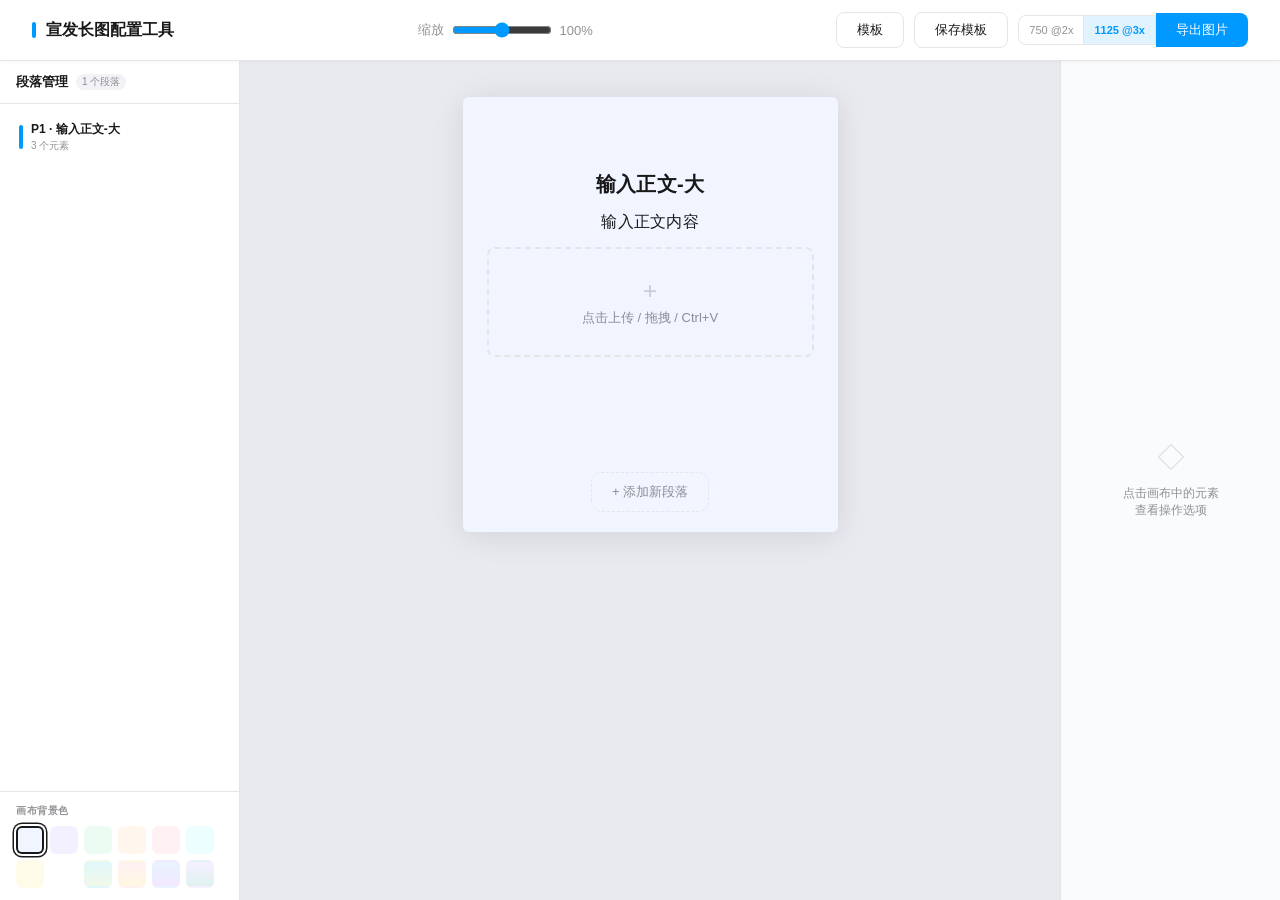
<file: 归档/index.html>
<!DOCTYPE html>
<html lang="zh-CN">
<head>
    <meta charset="UTF-8">
    <meta name="viewport" content="width=device-width, initial-scale=1.0">
    <title>公众号宣发长图配置工具</title>
    <script src="https://html2canvas.hertzen.com/dist/html2canvas.min.js"></script>
    <style>
        :root {
            --brand: #0099FF;
            --brand-light: rgba(0, 153, 255, 0.12);
            --bg: #F0F5FF;
            --text-primary: rgba(0, 0, 0, 0.90);
            --text-secondary: rgba(60, 60, 67, 0.56);
            --white: #FFFFFF;
            --border: #E5E5E7;
        }

        * { margin: 0; padding: 0; box-sizing: border-box; }

        body {
            font-family: 'PingFang SC', -apple-system, BlinkMacSystemFont, 'Segoe UI', sans-serif;
            background: #E8EAF0;
            color: var(--text-primary);
            min-height: 100vh;
        }

        /* ===== 顶部工具栏 ===== */
        .app-header {
            position: fixed;
            top: 0; left: 0; right: 0;
            z-index: 100;
            background: var(--white);
            border-bottom: 1px solid var(--border);
            padding: 12px 32px;
            display: flex;
            align-items: center;
            justify-content: space-between;
            box-shadow: 0 1px 4px rgba(0,0,0,0.04);
        }
        .app-header h1 {
            font-size: 16px; font-weight: 600;
            display: flex; align-items: center; gap: 10px;
        }
        .app-header h1::before {
            content: ''; width: 4px; height: 16px;
            background: var(--brand); border-radius: 2px;
        }
        .header-actions { display: flex; gap: 10px; align-items: center; }
        .export-group { display: flex; align-items: center; gap: 0; }
        .res-toggle {
            display: flex;
            border: 1px solid var(--border);
            border-radius: 8px 0 0 8px;
            overflow: hidden;
            background: var(--white);
        }
        .res-toggle-btn {
            padding: 8px 10px;
            border: none;
            background: transparent;
            font-size: 11px;
            font-weight: 500;
            font-family: inherit;
            cursor: pointer;
            color: var(--text-secondary);
            transition: all 0.15s;
            white-space: nowrap;
        }
        .res-toggle-btn + .res-toggle-btn { border-left: 1px solid var(--border); }
        .res-toggle-btn.active {
            background: var(--brand-light);
            color: var(--brand);
            font-weight: 600;
        }
        .res-toggle-btn:hover:not(.active) { background: #F8F9FB; }
        .export-group .btn-primary {
            border-radius: 0 8px 8px 0;
            border-left: none;
        }
        .header-center { display: flex; align-items: center; gap: 12px; }
        .scale-control {
            display: flex; align-items: center; gap: 8px;
            font-size: 13px; color: var(--text-secondary);
        }
        .scale-control input[type="range"] { width: 100px; accent-color: var(--brand); }

        /* ===== 画布区域 ===== */
        .canvas-area {
            padding-top: 57px;
            min-height: 100vh;
            display: flex; justify-content: center;
            padding-bottom: 80px; overflow: auto;
            padding-left: 260px;
            padding-right: 240px;
        }
        .canvas-scroll {
            padding: 40px 20px;
            display: flex; justify-content: center;
        }
        .canvas-wrapper {
            transform-origin: top center;
            transition: transform 0.2s;
        }
        .canvas {
            width: 375px;
            background: var(--bg);
            box-shadow: 0 4px 32px rgba(0,0,0,0.10);
            border-radius: 6px;
            overflow: visible;
            position: relative;
        }
        .canvas-inner {
            padding: 70px 24px 40px;
            min-height: 300px;
        }

        /* ===== 段落容器（Section） ===== */
        .cv-section {
            position: relative;
            padding: 4px 0;
            transition: all 0.15s;
            border-radius: 6px;
        }
        .cv-section + .cv-section {
            margin-top: 0;
        }

        /* 段落左侧视觉标记 - 编辑态 */
        .cv-section-marker {
            position: absolute;
            left: -20px;
            top: 0;
            bottom: 0;
            width: 3px;
            border-radius: 2px;
            opacity: 0;
            transition: opacity 0.2s;
        }
        .cv-section:hover .cv-section-marker,
        .cv-section.active .cv-section-marker {
            opacity: 1;
        }

        /* 段落编号标签 */
        .cv-section-label {
            position: absolute;
            left: -56px;
            top: 0;
            font-size: 11px;
            font-weight: 600;
            padding: 2px 8px;
            border-radius: 4px;
            white-space: nowrap;
            opacity: 0;
            transition: opacity 0.2s;
            pointer-events: none;
        }
        .cv-section:hover .cv-section-label,
        .cv-section.active .cv-section-label {
            opacity: 1;
        }

        /* 段落颜色交替 */
        .cv-section[data-color="blue"] .cv-section-marker { background: #0099FF; }
        .cv-section[data-color="blue"] .cv-section-label { background: rgba(0,153,255,0.1); color: #0099FF; }
        .cv-section[data-color="purple"] .cv-section-marker { background: #7B61FF; }
        .cv-section[data-color="purple"] .cv-section-label { background: rgba(123,97,255,0.1); color: #7B61FF; }
        .cv-section[data-color="green"] .cv-section-marker { background: #34C759; }
        .cv-section[data-color="green"] .cv-section-label { background: rgba(52,199,89,0.1); color: #34C759; }
        .cv-section[data-color="orange"] .cv-section-marker { background: #FF9500; }
        .cv-section[data-color="orange"] .cv-section-label { background: rgba(255,149,0,0.1); color: #FF9500; }
        .cv-section[data-color="pink"] .cv-section-marker { background: #FF2D55; }
        .cv-section[data-color="pink"] .cv-section-label { background: rgba(255,45,85,0.1); color: #FF2D55; }

        /* 段落悬浮时整体高亮 */
        .cv-section:hover {
            background: rgba(0, 153, 255, 0.02);
        }
        .cv-section.active {
            background: rgba(0, 153, 255, 0.03);
        }

        /* ===== 左侧全局操作面板 ===== */
        .global-panel {
            position: fixed;
            left: 0;
            top: 57px;
            width: 240px;
            height: calc(100vh - 57px);
            background: var(--white);
            border-right: 1px solid var(--border);
            z-index: 50;
            display: flex;
            flex-direction: column;
            overflow: hidden;
        }
        .global-panel-header {
            padding: 16px 16px 12px;
            border-bottom: 1px solid var(--border);
            display: flex;
            align-items: center;
            gap: 8px;
        }
        .global-panel-header h3 {
            font-size: 13px;
            font-weight: 600;
            color: var(--text-primary);
        }
        .global-panel-header .panel-badge {
            font-size: 10px;
            padding: 1px 6px;
            border-radius: 10px;
            background: #F2F2F7;
            color: var(--text-secondary);
            font-weight: 500;
        }
        .global-panel-list {
            flex: 1;
            overflow-y: auto;
            padding: 8px;
        }
        .global-panel-item {
            display: flex;
            align-items: center;
            padding: 8px 10px;
            border-radius: 8px;
            margin-bottom: 4px;
            cursor: pointer;
            transition: all 0.15s;
            border: 1.5px solid transparent;
            gap: 8px;
        }
        .global-panel-item:hover {
            background: #F8F9FB;
        }
        .global-panel-item.active {
            background: var(--brand-light);
            border-color: rgba(0,153,255,0.2);
        }
        .global-panel-item.hidden-section {
            opacity: 0.45;
        }
        .global-panel-item-color {
            width: 4px;
            height: 24px;
            border-radius: 2px;
            flex-shrink: 0;
        }
        .global-panel-item-info {
            flex: 1;
            min-width: 0;
        }
        .global-panel-item-title {
            font-size: 12px;
            font-weight: 600;
            color: var(--text-primary);
            white-space: nowrap;
            overflow: hidden;
            text-overflow: ellipsis;
        }
        .global-panel-item-desc {
            font-size: 10px;
            color: var(--text-secondary);
            white-space: nowrap;
            overflow: hidden;
            text-overflow: ellipsis;
            margin-top: 1px;
        }
        .global-panel-item-actions {
            display: flex;
            gap: 2px;
            flex-shrink: 0;
            opacity: 0;
            transition: opacity 0.15s;
        }
        .global-panel-item:hover .global-panel-item-actions,
        .global-panel-item.active .global-panel-item-actions {
            opacity: 1;
        }
        .gp-action-btn {
            display: flex;
            align-items: center;
            gap: 3px;
            padding: 3px 6px;
            border: none;
            background: transparent;
            border-radius: 4px;
            cursor: pointer;
            font-size: 10px;
            font-family: inherit;
            color: var(--text-secondary);
            transition: all 0.12s;
            white-space: nowrap;
        }
        .gp-action-btn:hover {
            background: #F2F2F7;
            color: var(--text-primary);
        }
        .gp-action-btn.delete-action:hover {
            background: rgba(255,59,48,0.08);
            color: #FF3B30;
        }
        .gp-action-btn .gp-icon {
            font-size: 12px;
            line-height: 1;
        }
        /* 全局背景色设置 */
        .global-panel-footer {
            padding: 12px 16px;
            border-top: 1px solid var(--border);
        }
        .global-panel-footer-title {
            font-size: 10px;
            font-weight: 600;
            text-transform: uppercase;
            letter-spacing: 0.5px;
            color: var(--text-secondary);
            margin-bottom: 8px;
        }
        .bg-color-grid {
            display: flex;
            flex-wrap: wrap;
            gap: 6px;
        }
        .bg-color-swatch {
            width: 28px;
            height: 28px;
            border-radius: 6px;
            border: 2px solid transparent;
            cursor: pointer;
            transition: all 0.15s;
            position: relative;
        }
        .bg-color-swatch:hover {
            transform: scale(1.1);
        }
        .bg-color-swatch.active {
            border-color: var(--text-primary);
            box-shadow: 0 0 0 2px var(--white), 0 0 0 3.5px var(--text-primary);
        }

        /* ===== 右侧局部操作面板 ===== */
        .local-panel {
            position: fixed;
            right: 0;
            top: 57px;
            width: 220px;
            height: calc(100vh - 57px);
            background: #FAFBFD;
            border-left: 1px solid var(--border);
            z-index: 50;
            display: flex;
            flex-direction: column;
            overflow: hidden;
        }
        .local-panel-empty {
            flex: 1;
            display: flex;
            align-items: center;
            justify-content: center;
            flex-direction: column;
            gap: 8px;
            color: var(--text-secondary);
            font-size: 12px;
            padding: 20px;
            text-align: center;
        }
        .local-panel-empty .empty-icon {
            font-size: 28px;
            opacity: 0.3;
        }
        .local-panel-header {
            padding: 16px 16px 12px;
            border-bottom: 1px solid var(--border);
        }
        .local-panel-header h3 {
            font-size: 13px;
            font-weight: 600;
            color: var(--text-primary);
            display: flex;
            align-items: center;
            gap: 6px;
        }
        .local-panel-header .el-type-tag {
            font-size: 10px;
            padding: 1px 6px;
            border-radius: 10px;
            background: var(--brand-light);
            color: var(--brand);
            font-weight: 500;
        }
        .local-panel-content {
            flex: 1;
            overflow-y: auto;
            padding: 12px 16px;
        }
        .local-panel-section {
            margin-bottom: 16px;
        }
        .local-panel-section-title {
            font-size: 10px;
            font-weight: 600;
            text-transform: uppercase;
            letter-spacing: 0.5px;
            color: var(--text-secondary);
            margin-bottom: 8px;
        }
        .lp-action-btn {
            display: flex;
            align-items: center;
            gap: 8px;
            width: 100%;
            padding: 8px 10px;
            border: 1px solid var(--border);
            background: var(--white);
            border-radius: 8px;
            cursor: pointer;
            font-size: 12px;
            font-family: inherit;
            color: var(--text-primary);
            transition: all 0.15s;
            margin-bottom: 6px;
        }
        .lp-action-btn:hover {
            border-color: var(--brand);
            color: var(--brand);
            background: var(--brand-light);
        }
        .lp-action-btn:disabled {
            opacity: 0.35;
            cursor: not-allowed;
        }
        .lp-action-btn:disabled:hover {
            border-color: var(--border);
            color: var(--text-primary);
            background: var(--white);
        }
        .lp-action-btn.delete-action {
            border-color: transparent;
            color: var(--text-secondary);
            background: transparent;
        }
        .lp-action-btn.delete-action:hover {
            border-color: rgba(255,59,48,0.2);
            background: rgba(255,59,48,0.06);
            color: #FF3B30;
        }
        .lp-action-btn .lp-icon {
            font-size: 14px;
            width: 20px;
            text-align: center;
            flex-shrink: 0;
            line-height: 1;
        }
        .lp-action-btn .lp-label {
            flex: 1;
            text-align: left;
        }
        /* 开关样式 */
        .lp-toggle {
            position: relative;
            width: 32px;
            height: 18px;
            border-radius: 9px;
            background: #E5E5EA;
            cursor: pointer;
            transition: background 0.2s;
            flex-shrink: 0;
            border: none;
        }
        .lp-toggle.active {
            background: var(--brand);
        }
        .lp-toggle::after {
            content: '';
            position: absolute;
            top: 2px;
            left: 2px;
            width: 14px;
            height: 14px;
            border-radius: 50%;
            background: var(--white);
            transition: transform 0.2s;
            box-shadow: 0 1px 3px rgba(0,0,0,0.15);
        }
        .lp-toggle.active::after {
            transform: translateX(14px);
        }

        /* ===== 段落内元素 ===== */
        .cv-element {
            position: relative;
            transition: outline 0.15s;
            outline: 2px solid transparent;
            outline-offset: 2px;
            border-radius: 3px;
        }
        .cv-element:hover {
            outline-color: rgba(0, 153, 255, 0.15);
        }
        .cv-element.selected {
            outline-color: rgba(0, 153, 255, 0.4);
        }

        /* 段落内元素间距（紧凑） */
        .cv-element + .cv-element {
            margin-top: 12px;
        }

        /* 元素级操作（已移至右侧面板） */

        /* ===== 文本样式 ===== */
        .cv-h1 {
            font-size: 20px; font-weight: 600;
            text-align: center; letter-spacing: 0.25px;
            line-height: 1.3; color: var(--text-primary);
        }
        .cv-subtitle-wrap {
            text-align: center;
        }
        .cv-subtitle-inner {
            display: inline-block;
        }
        .cv-subtitle {
            font-size: 24px; font-weight: 600;
            text-align: center; letter-spacing: 0.5px;
            line-height: 1.3; color: var(--text-primary);
        }
        .cv-subtitle-deco {
            position: relative;
            width: 100%;
            height: 14px;
            margin-top: 4px;
        }
        .cv-subtitle-deco-line-left,
        .cv-subtitle-deco-line-right {
            position: absolute;
            top: 6px;
            height: 2px;
            background: var(--brand);
        }
        .cv-subtitle-deco-line-left {
            left: 0;
            right: calc(50% + 12px);
        }
        .cv-subtitle-deco-line-right {
            left: calc(50% + 12px);
            right: 0;
        }
        .cv-subtitle-deco-arrow {
            position: absolute;
            left: 50%;
            top: 0;
            transform: translateX(-50%);
            width: 24px;
            height: 14px;
            line-height: 0;
        }
        .cv-subtitle-deco-arrow svg {
            display: block;
        }
        .cv-body {
            font-size: 16px; font-weight: 400;
            line-height: 1.6; text-align: center;
            letter-spacing: 0.25px; color: var(--text-primary);
        }
        .cv-note {
            font-size: 14px; font-weight: 400;
            line-height: 1.6; text-align: center;
            letter-spacing: 0.25px;
            color: rgba(60, 60, 67, 0.60);
        }
        .cv-highlight { color: var(--brand); font-weight: 600; }

        /* 图片区块 */
        .cv-image-block {
            text-align: center;
            display: flex;
            flex-direction: column;
            align-items: center;
        }
        .cv-image-block img {
            max-width: 100%;
            display: block;
            margin: 0 auto;
        }
        .cv-image-resize-slider {
            width: 120px;
            margin: 8px auto 0;
            display: flex;
            align-items: center;
            gap: 6px;
        }
        .cv-image-resize-slider input[type="range"] {
            flex: 1;
            height: 4px;
            -webkit-appearance: none;
            appearance: none;
            background: var(--border);
            border-radius: 2px;
            outline: none;
            cursor: pointer;
        }
        .cv-image-resize-slider input[type="range"]::-webkit-slider-thumb {
            -webkit-appearance: none;
            width: 14px;
            height: 14px;
            border-radius: 50%;
            background: var(--brand);
            cursor: pointer;
            box-shadow: 0 1px 3px rgba(0,0,0,0.2);
        }
        .cv-image-resize-slider .resize-label {
            font-size: 11px;
            color: var(--text-secondary);
            min-width: 32px;
            text-align: center;
            user-select: none;
        }

        /* 可编辑文本 */
        .cv-editable {
            cursor: text; min-height: 1em; position: relative;
        }
        .cv-editable:empty::before {
            content: attr(data-placeholder);
            color: var(--text-secondary);
            pointer-events: none; font-style: italic; opacity: 0.6;
        }
        .cv-editable:focus {
            outline: none;
            background: rgba(0, 153, 255, 0.04);
            border-radius: 4px;
        }

        /* ===== 段落内添加按钮 ===== */
        .add-element-btn {
            display: flex;
            align-items: center;
            justify-content: center;
            margin-top: 12px;
            padding: 6px 0;
            opacity: 0;
            transition: opacity 0.2s;
        }
        .cv-section:hover .add-element-btn {
            opacity: 1;
        }
        .add-element-btn button {
            padding: 4px 14px;
            border: 1px dashed var(--border);
            border-radius: 6px;
            background: transparent;
            cursor: pointer;
            font-size: 12px;
            font-family: inherit;
            color: var(--text-secondary);
            transition: all 0.15s;
        }
        .add-element-btn button:hover {
            border-color: var(--brand);
            color: var(--brand);
            background: var(--brand-light);
        }

        /* ===== 段落之间的添加按钮 ===== */
        .add-section-between {
            display: flex;
            align-items: center;
            justify-content: center;
            height: 24px;
            position: relative;
            z-index: 5;
        }
        .add-section-between .add-line {
            position: absolute; top: 50%; left: -12px; right: -12px;
            height: 1px; background: transparent; transition: background 0.2s;
        }
        .add-section-between:hover .add-line { background: var(--brand); opacity: 0.3; }
        .add-section-between .add-trigger {
            position: relative;
            width: 26px; height: 26px; border-radius: 50%;
            background: var(--white);
            border: 1.5px solid var(--border);
            color: var(--text-secondary);
            font-size: 16px; cursor: pointer;
            display: flex; align-items: center; justify-content: center;
            opacity: 0; transition: all 0.2s;
            box-shadow: 0 2px 6px rgba(0,0,0,0.08);
            z-index: 2;
        }
        .add-section-between:hover .add-trigger { opacity: 1; }
        .add-section-between .add-trigger:hover {
            background: var(--brand); color: var(--white);
            border-color: var(--brand); transform: scale(1.1);
        }

        /* 弹出菜单 */
        .add-menu {
            position: absolute;
            background: var(--white);
            border-radius: 12px;
            box-shadow: 0 8px 32px rgba(0,0,0,0.16);
            padding: 8px;
            display: none;
            z-index: 50;
            white-space: nowrap;
        }
        .add-menu.show { display: flex; gap: 6px; }
        .add-menu-item {
            display: flex;
            flex-direction: column;
            align-items: center;
            gap: 6px;
            padding: 8px 6px;
            border: 1.5px solid var(--border);
            background: var(--white);
            border-radius: 8px;
            cursor: pointer;
            transition: all 0.15s;
            width: 76px;
            font-family: inherit;
        }
        .add-menu-item:hover {
            border-color: var(--brand);
            background: var(--brand-light);
        }
        .add-menu-item:hover .add-menu-label { color: var(--brand); }
        .add-menu-thumb {
            width: 60px;
            height: 40px;
            border-radius: 4px;
            background: var(--bg);
            display: flex;
            align-items: center;
            justify-content: center;
            overflow: hidden;
            flex-shrink: 0;
        }
        .add-menu-label {
            font-size: 11px;
            color: var(--text-primary);
            font-weight: 500;
            white-space: nowrap;
            line-height: 1;
        }

        /* ===== 搜索引导组件 ===== */
        .cv-search-wrap {
            display: flex;
            flex-direction: column;
            align-items: center;
            gap: 10px;
            padding: 4px 0;
        }
        .cv-search-bar {
            display: inline-flex;
            align-items: center;
            background: #0099FF;
            border-radius: 100px;
            padding: 5px 5px 5px 5px;
            gap: 0;
            max-width: 100%;
        }
        .cv-search-logo {
            display: flex;
            align-items: center;
            justify-content: center;
            padding: 0 6px 0 8px;
            flex-shrink: 0;
        }
        .cv-search-logo svg {
            width: 46px;
            height: 19px;
        }
        .cv-search-input-wrap {
            display: flex;
            align-items: center;
            background: #FFFFFF;
            border-radius: 100px;
            padding: 6px 12px;
            gap: 6px;
            min-width: 80px;
        }
        .cv-search-text {
            font-size: 16px;
            font-family: 'PingFang SC', -apple-system, sans-serif;
            font-weight: 500;
            color: #1A1C1E;
            outline: none;
            border: none;
            white-space: nowrap;
            min-width: 30px;
            line-height: 1.5;
        }
        .cv-search-text:empty:before {
            content: attr(data-placeholder);
            color: #999;
        }
        .cv-search-icon {
            flex-shrink: 0;
            display: flex;
            align-items: center;
        }
        .cv-search-slogan {
            font-size: 14px;
            font-family: 'PingFang SC', -apple-system, sans-serif;
            font-weight: 400;
            color: rgba(0, 0, 0, 0.90);
            letter-spacing: 0.25px;
            text-align: center;
            outline: none;
            border: none;
            min-width: 60px;
            line-height: 1.5;
        }
        .cv-search-slogan:empty:before {
            content: attr(data-placeholder);
            color: #999;
        }

        /* 底部添加段落 */
        .canvas-add-bottom {
            padding: 20px 24px;
            display: flex; justify-content: center;
        }
        .add-bottom-btn {
            display: flex; align-items: center; gap: 6px;
            padding: 10px 20px;
            border: 1.5px dashed var(--border);
            border-radius: 10px;
            background: transparent; cursor: pointer;
            font-size: 13px; font-family: inherit;
            color: var(--text-secondary); transition: all 0.2s;
        }
        .add-bottom-btn:hover {
            border-color: var(--brand); color: var(--brand);
            background: var(--brand-light);
        }

        /* 图片占位区 */
        .cv-image-placeholder {
            border: 2px dashed var(--border);
            border-radius: 8px;
            padding: 28px 16px;
            text-align: center; cursor: pointer;
            transition: all 0.2s;
            color: var(--text-secondary); font-size: 13px;
        }
        .cv-image-placeholder:hover {
            border-color: var(--brand);
            background: var(--brand-light); color: var(--brand);
        }
        .cv-image-placeholder .upload-icon {
            font-size: 24px; margin-bottom: 4px; opacity: 0.4;
        }

        /* ===== 按钮通用 ===== */
        .btn-primary {
            padding: 8px 20px; background: var(--brand);
            color: var(--white); border: none; border-radius: 8px;
            font-size: 13px; font-weight: 500;
            cursor: pointer; font-family: inherit;
            transition: background 0.2s;
        }
        .btn-primary:hover { background: #0088E6; }
        .btn-secondary {
            padding: 8px 20px; background: var(--white);
            color: var(--text-primary);
            border: 1px solid var(--border); border-radius: 8px;
            font-size: 13px; font-weight: 500;
            cursor: pointer; font-family: inherit;
            transition: all 0.2s;
        }
        .btn-secondary:hover { border-color: var(--brand); color: var(--brand); }

        /* ===== 模板弹窗 ===== */
        .template-modal-overlay {
            display: none; position: fixed; inset: 0;
            background: rgba(0,0,0,0.3); z-index: 200;
            align-items: center; justify-content: center;
        }
        .template-modal-overlay.show { display: flex; }
        .template-modal {
            background: var(--white); border-radius: 16px;
            padding: 28px; width: 400px;
            max-height: 60vh; overflow-y: auto;
            box-shadow: 0 16px 48px rgba(0,0,0,0.2);
        }
        .template-modal h3 { font-size: 16px; margin-bottom: 16px; }
        .template-modal-list { display: flex; flex-direction: column; gap: 8px; }
        .template-modal-item {
            display: flex; align-items: center; justify-content: space-between;
            padding: 10px 14px; border: 1px solid var(--border);
            border-radius: 10px; cursor: pointer; transition: all 0.15s;
        }
        .template-modal-item:hover { border-color: var(--brand); background: var(--brand-light); }
        .template-modal-item .tpl-name { font-size: 14px; }
        .template-modal-item .tpl-del {
            font-size: 18px; color: #C7C7CC; cursor: pointer; padding: 4px;
        }
        .template-modal-item .tpl-del:hover { color: #FF3B30; }
        .template-modal-empty {
            text-align: center; padding: 24px;
            color: var(--text-secondary); font-size: 13px;
        }
        .template-modal-footer { margin-top: 16px; display: flex; justify-content: flex-end; }

        /* 导出遮罩 */
        .export-overlay {
            display: none; position: fixed; inset: 0;
            background: rgba(0,0,0,0.4); z-index: 1000;
            align-items: center; justify-content: center;
            flex-direction: column; gap: 16px;
        }
        .export-overlay.show { display: flex; }
        .export-overlay .spinner {
            width: 44px; height: 44px;
            border: 3px solid var(--white);
            border-top-color: var(--brand);
            border-radius: 50%; animation: spin 0.7s linear infinite;
        }
        .export-overlay .export-text { color: var(--white); font-size: 14px; }
        @keyframes spin { to { transform: rotate(360deg); } }

        /* 选中文本浮层 */
        .text-format-toolbar {
            position: fixed; z-index: 150;
            background: var(--white); border-radius: 10px;
            box-shadow: 0 4px 20px rgba(0,0,0,0.16);
            padding: 6px; display: none;
            align-items: center; gap: 2px;
        }
        .text-format-toolbar.show { display: flex; }
        .text-format-toolbar::after {
            content: ''; position: absolute;
            bottom: -6px; left: 50%; transform: translateX(-50%);
            width: 12px; height: 6px;
            clip-path: polygon(0 0, 100% 0, 50% 100%);
            background: var(--white);
        }
        .fmt-btn {
            width: 32px; height: 32px; border: none;
            background: transparent; border-radius: 6px;
            cursor: pointer; font-size: 14px;
            display: flex; align-items: center; justify-content: center;
            color: var(--text-primary); transition: background 0.15s;
        }
        .fmt-btn:hover { background: #F2F2F7; }
        .fmt-btn.active { background: var(--brand-light); color: var(--brand); }
        .fmt-btn-bold { font-weight: 800; font-size: 15px; }
        .fmt-divider { width: 1px; height: 20px; background: var(--border); margin: 0 2px; }
        .fmt-color-dot {
            width: 18px; height: 18px; border-radius: 50%;
            border: 2px solid var(--border); cursor: pointer;
            transition: transform 0.15s, border-color 0.15s;
        }
        .fmt-color-dot:hover { transform: scale(1.15); }
        .fmt-color-dot.active {
            border-color: var(--text-primary);
            box-shadow: 0 0 0 2px var(--white), 0 0 0 3px var(--text-primary);
        }
        .fmt-color-label {
            font-size: 11px; color: var(--text-secondary);
            padding: 0 4px; white-space: nowrap;
        }

        /* ===== 拖拽排序 ===== */
        .cv-section.dragging {
            opacity: 0.4;
            outline: 2px dashed var(--brand);
            outline-offset: -2px;
        }
        .cv-section.drag-over-top::before {
            content: '';
            position: absolute;
            top: -4px; left: -20px; right: -44px;
            height: 3px;
            background: var(--brand);
            border-radius: 2px;
            z-index: 20;
        }
        .cv-section.drag-over-bottom::after {
            content: '';
            position: absolute;
            bottom: -4px; left: -20px; right: -44px;
            height: 3px;
            background: var(--brand);
            border-radius: 2px;
            z-index: 20;
        }
        .cv-section-drag-handle {
            position: absolute;
            left: -52px;
            top: 50%;
            transform: translateY(-50%);
            width: 20px;
            height: 28px;
            display: flex;
            flex-direction: column;
            align-items: center;
            justify-content: center;
            gap: 2px;
            cursor: grab;
            opacity: 0;
            transition: opacity 0.2s;
            z-index: 10;
            border-radius: 4px;
        }
        .cv-section-drag-handle:active { cursor: grabbing; }
        .cv-section:hover .cv-section-drag-handle {
            opacity: 0.5;
        }
        .cv-section:hover .cv-section-drag-handle:hover {
            opacity: 1;
            background: var(--brand-light);
        }
        .cv-section-drag-handle .drag-dot {
            width: 4px; height: 4px;
            border-radius: 50%;
            background: var(--text-secondary);
        }

        /* ===== 隐藏元素样式 ===== */
        .cv-element.el-hidden {
            opacity: 0.3;
            position: relative;
        }
        .cv-element.el-hidden::after {
            content: '已隐藏';
            position: absolute;
            top: 50%;
            left: 50%;
            transform: translate(-50%, -50%);
            font-size: 11px;
            color: var(--text-secondary);
            background: rgba(255,255,255,0.85);
            padding: 2px 8px;
            border-radius: 4px;
            pointer-events: none;
        }
        .cv-section.section-hidden > .cv-element {
            opacity: 0.3;
        }

        /* Toast */
        .paste-toast {
            position: fixed; bottom: 24px; left: 50%;
            transform: translateX(-50%) translateY(100px);
            background: rgba(0,0,0,0.75); color: var(--white);
            padding: 10px 24px; border-radius: 8px;
            font-size: 13px; z-index: 300;
            transition: transform 0.3s ease; pointer-events: none;
        }
        .paste-toast.show { transform: translateX(-50%) translateY(0); }

        /* 滚动条 */
        ::-webkit-scrollbar { width: 6px; }
        ::-webkit-scrollbar-thumb { background: #D1D1D6; border-radius: 3px; }
    </style>
</head>
<body>
    <div class="app-header">
        <h1>宣发长图配置工具</h1>
        <div class="header-center">
            <div class="scale-control">
                <span>缩放</span>
                <input type="range" id="scaleRange" min="50" max="150" value="100">
                <span id="scaleValue">100%</span>
            </div>
        </div>
        <div class="header-actions">
            <button class="btn-secondary" id="templateBtn">模板</button>
            <button class="btn-secondary" id="saveTemplateBtn">保存模板</button>
            <div class="export-group">
                <div class="res-toggle">
                    <button class="res-toggle-btn" data-scale="2" id="res2x">750 @2x</button>
                    <button class="res-toggle-btn active" data-scale="3" id="res3x">1125 @3x</button>
                </div>
                <button class="btn-primary" id="exportBtn">导出图片</button>
            </div>
        </div>
    </div>

    <div class="canvas-area">
        <!-- 左侧全局面板 -->
        <div class="global-panel" id="globalPanel">
            <div class="global-panel-header">
                <h3>段落管理</h3>
                <span class="panel-badge" id="sectionCount">0 个段落</span>
            </div>
            <div class="global-panel-list" id="globalPanelList"></div>
            <div class="global-panel-footer">
                <div class="global-panel-footer-title">画布背景色</div>
                <div class="bg-color-grid" id="bgColorGrid"></div>
            </div>
        </div>

        <div class="canvas-scroll">
            <div class="canvas-wrapper" id="canvasWrapper">
                <div class="canvas" id="canvas">
                    <div class="canvas-inner" id="canvasInner"></div>
                    <div class="canvas-add-bottom">
                        <button class="add-bottom-btn" id="addBottomBtn">+ 添加新段落</button>
                    </div>
                </div>
            </div>
        </div>

        <!-- 右侧局部面板 -->
        <div class="local-panel" id="localPanel">
            <div class="local-panel-empty" id="localPanelEmpty">
                <div class="empty-icon">◇</div>
                <div>点击画布中的元素<br>查看操作选项</div>
            </div>
            <div id="localPanelContent" style="display:none;flex-direction:column;height:100%;"></div>
        </div>
    </div>

    <div class="add-menu" id="bottomAddMenu" style="position:fixed;z-index:999">
        <div class="add-menu-item" data-type="subtitle">
            <div class="add-menu-thumb">
                <svg width="48" height="28" viewBox="0 0 48 28" fill="none"><text x="24" y="12" text-anchor="middle" font-size="8" font-weight="700" fill="#1a1a1a">标题文字</text><line x1="4" y1="20" x2="16" y2="20" stroke="#0099FF" stroke-width="1.5"/><path d="M22 17L24 22L26 17" stroke="#0099FF" stroke-width="1.2" fill="none"/><line x1="32" y1="20" x2="44" y2="20" stroke="#0099FF" stroke-width="1.5"/></svg>
            </div>
            <span class="add-menu-label">模块标题</span>
        </div>
        <div class="add-menu-item" data-type="h1">
            <div class="add-menu-thumb">
                <svg width="48" height="28" viewBox="0 0 48 28" fill="none"><text x="24" y="16" text-anchor="middle" font-size="10" font-weight="600" fill="#1a1a1a">大字正文</text></svg>
            </div>
            <span class="add-menu-label">正文大字</span>
        </div>
        <div class="add-menu-item" data-type="body">
            <div class="add-menu-thumb">
                <svg width="48" height="28" viewBox="0 0 48 28" fill="none"><rect x="8" y="6" width="32" height="2" rx="1" fill="#999"/><rect x="10" y="12" width="28" height="2" rx="1" fill="#bbb"/><rect x="12" y="18" width="24" height="2" rx="1" fill="#ccc"/></svg>
            </div>
            <span class="add-menu-label">正文标准</span>
        </div>
        <div class="add-menu-item" data-type="note">
            <div class="add-menu-thumb">
                <svg width="48" height="28" viewBox="0 0 48 28" fill="none"><rect x="10" y="8" width="28" height="1.5" rx="0.75" fill="#bbb"/><rect x="14" y="14" width="20" height="1.5" rx="0.75" fill="#ccc"/><rect x="12" y="20" width="24" height="1.5" rx="0.75" fill="#ddd"/></svg>
            </div>
            <span class="add-menu-label">注释</span>
        </div>
        <div class="add-menu-item" data-type="image">
            <div class="add-menu-thumb">
                <svg width="48" height="28" viewBox="0 0 48 28" fill="none"><rect x="8" y="4" width="32" height="20" rx="3" stroke="#ccc" stroke-width="1.5" stroke-dasharray="3 2" fill="none"/><circle cx="18" cy="12" r="3" fill="#ddd"/><path d="M12 22L20 14L28 20L34 16L38 22" stroke="#ccc" stroke-width="1.2" fill="none"/></svg>
            </div>
            <span class="add-menu-label">图片模块</span>
        </div>
        <div class="add-menu-item" data-type="search">
            <div class="add-menu-thumb">
                <svg width="48" height="28" viewBox="0 0 48 28" fill="none"><rect x="6" y="6" width="36" height="12" rx="6" fill="#0099FF"/><rect x="16" y="8" width="24" height="8" rx="4" fill="#fff"/><circle cx="36" cy="12" r="2.5" stroke="#999" stroke-width="1" fill="none"/><line x1="37.5" y1="14" x2="39" y2="15.5" stroke="#999" stroke-width="1"/><text x="24" y="26" text-anchor="middle" font-size="5" fill="#999">slogan</text></svg>
            </div>
            <span class="add-menu-label">搜索引导</span>
        </div>
    </div>

    <div class="template-modal-overlay" id="templateModal">
        <div class="template-modal">
            <h3>已保存的模板</h3>
            <div class="template-modal-list" id="templateList"></div>
            <div class="template-modal-footer">
                <button class="btn-secondary" id="closeTemplateModal">关闭</button>
            </div>
        </div>
    </div>

    <div class="export-overlay" id="exportOverlay">
        <div class="spinner"></div>
        <div class="export-text">正在生成图片...</div>
    </div>

    <div class="paste-toast" id="pasteToast">图片已粘贴</div>

    <div class="text-format-toolbar" id="textFormatToolbar">
        <button class="fmt-btn fmt-btn-bold" id="fmtBold" title="加粗">B</button>
        <div class="fmt-divider"></div>
        <span class="fmt-color-label">颜色</span>
        <div class="fmt-color-dot" data-color="#0099FF" style="background:#0099FF;" title="QQ品牌蓝"></div>
        <div class="fmt-color-dot" data-color="#F74C30" style="background:#F74C30;" title="QQ警示红"></div>
        <div class="fmt-color-dot" data-color="inherit" style="background:var(--text-primary);" title="默认黑色"></div>
    </div>

    <script>
    (function() {
        // ===== 数据模型 =====
        // sections: [{id, hidden?, elements: [{id, type, content, richHtml?, imageData?, hidden?}]}]
        let sections = [];
        let sectionIdCounter = 0;
        let elementIdCounter = 0;
        let selectedElId = null;
        let activeSectionId = null;
        let templates = JSON.parse(localStorage.getItem('longimg_templates') || '[]');

        const SECTION_COLORS = ['blue', 'purple', 'green', 'orange', 'pink'];
        const COLOR_HEX = { blue: '#0099FF', purple: '#7B61FF', green: '#34C759', orange: '#FF9500', pink: '#FF2D55' };
        const TYPE_LABELS = { h1: '正文-大', subtitle: '模块标题', body: '正文', note: '注释', image: '图片', search: '搜索引导' };

        // 全局背景色预制色卡（淡色调 + 清新渐变）
        const BG_COLOR_PRESETS = [
            { name: '淡蓝', value: '#F0F5FF' },
            { name: '淡紫', value: '#F3F0FF' },
            { name: '淡绿', value: '#EDFCF2' },
            { name: '淡橙', value: '#FFF6ED' },
            { name: '淡粉', value: '#FFF0F3' },
            { name: '淡青', value: '#ECFEFF' },
            { name: '淡黄', value: '#FEFCE8' },
            { name: '纯白', value: '#FFFFFF' },
            { name: '薄荷渐变', value: 'linear-gradient(180deg, #E0F7FA 0%, #F1F8E9 100%)', gradient: true },
            { name: '蜜桃渐变', value: 'linear-gradient(180deg, #FFF0F3 0%, #FFF8E1 100%)', gradient: true },
            { name: '天空渐变', value: 'linear-gradient(180deg, #E8F4FD 0%, #F3E8FF 100%)', gradient: true },
            { name: '晨雾渐变', value: 'linear-gradient(180deg, #F5F0FF 0%, #E0F2F1 100%)', gradient: true },
        ];
        let currentBgColor = '#F0F5FF';
        let exportScale = 3; // 默认@3x

        // ===== 拖拽排序状态 =====
        const dragState = { dragSectionId: null };

        function clearDragIndicators() {
            document.querySelectorAll('.drag-over-top, .drag-over-bottom').forEach(el => {
                el.classList.remove('drag-over-top', 'drag-over-bottom');
            });
        }

        function reorderSection(draggedId, targetId, insertBefore) {
            const dragIdx = sections.findIndex(s => s.id === draggedId);
            if (dragIdx === -1) return;
            const [dragged] = sections.splice(dragIdx, 1);
            let targetIdx = sections.findIndex(s => s.id === targetId);
            if (targetIdx === -1) { sections.push(dragged); }
            else {
                if (!insertBefore) targetIdx++;
                sections.splice(targetIdx, 0, dragged);
            }
            render();
        }

        // ===== 获取段落摘要 =====
        function getSectionSummary(section) {
            for (const el of section.elements) {
                if ((el.type === 'h1' || el.type === 'subtitle' || el.type === 'body' || el.type === 'note') && el.content && el.content.trim()) {
                    const t = el.content.trim();
                    return t.length > 12 ? t.slice(0, 12) + '…' : t;
                }
            }
            return section.elements.map(e => TYPE_LABELS[e.type] || e.type).join(' + ');
        }

        // ===== 左侧全局面板渲染 =====
        function renderGlobalPanel() {
            const list = document.getElementById('globalPanelList');
            document.getElementById('sectionCount').textContent = sections.length + ' 个段落';
            if (sections.length === 0) {
                list.innerHTML = '<div style="text-align:center;padding:32px 12px;color:var(--text-secondary);font-size:12px;">暂无段落</div>';
                return;
            }
            list.innerHTML = '';
            sections.forEach((section, sIdx) => {
                const item = document.createElement('div');
                item.className = 'global-panel-item' + (section.id === activeSectionId ? ' active' : '') + (section.hidden ? ' hidden-section' : '');
                const colorName = SECTION_COLORS[sIdx % SECTION_COLORS.length];
                item.innerHTML = `
                    <div class="global-panel-item-color" style="background:${COLOR_HEX[colorName]}"></div>
                    <div class="global-panel-item-info">
                        <div class="global-panel-item-title">P${sIdx + 1} · ${getSectionSummary(section)}</div>
                        <div class="global-panel-item-desc">${section.elements.length} 个元素${section.hidden ? ' · 已隐藏' : ''}</div>
                    </div>
                    <div class="global-panel-item-actions">
                        <button class="gp-action-btn" data-act="up" ${sIdx === 0 ? 'disabled' : ''}><span class="gp-icon">↑</span></button>
                        <button class="gp-action-btn" data-act="down" ${sIdx === sections.length - 1 ? 'disabled' : ''}><span class="gp-icon">↓</span></button>
                        <button class="gp-action-btn" data-act="toggle"><span class="gp-icon">${section.hidden ? '◉' : '◎'}</span></button>
                        <button class="gp-action-btn delete-action" data-act="delete"><span class="gp-icon">✕</span></button>
                    </div>`;
                item.addEventListener('click', (e) => {
                    if (e.target.closest('.gp-action-btn')) return;
                    setActiveSection(section.id);
                    const sEl = document.querySelector(`.cv-section[data-section-id="${section.id}"]`);
                    if (sEl) sEl.scrollIntoView({ behavior: 'smooth', block: 'center' });
                    renderGlobalPanel(); renderLocalPanel();
                });
                item.querySelectorAll('.gp-action-btn').forEach(btn => {
                    btn.addEventListener('click', (e) => {
                        e.stopPropagation();
                        const act = btn.dataset.act;
                        if (act === 'up') handleSectionAction(section.id, 'section-up');
                        else if (act === 'down') handleSectionAction(section.id, 'section-down');
                        else if (act === 'toggle') { section.hidden = !section.hidden; render(); }
                        else if (act === 'delete') handleSectionAction(section.id, 'section-delete');
                    });
                });
                list.appendChild(item);
            });
        }

        // ===== 右侧局部面板渲染 =====
        function renderLocalPanel() {
            const empty = document.getElementById('localPanelEmpty');
            const content = document.getElementById('localPanelContent');
            let selectedSection = null, selectedEl = null;
            if (selectedElId) {
                for (const s of sections) {
                    const el = s.elements.find(e => e.id === selectedElId);
                    if (el) { selectedSection = s; selectedEl = el; break; }
                }
            }
            if (!selectedEl && activeSectionId) selectedSection = sections.find(s => s.id === activeSectionId);
            if (!selectedEl) { empty.style.display = 'flex'; content.style.display = 'none'; return; }
            empty.style.display = 'none'; content.style.display = 'flex';
            const eIdx = selectedSection.elements.indexOf(selectedEl);
            const isFirst = eIdx === 0, isLast = eIdx === selectedSection.elements.length - 1;
            content.innerHTML = `
                <div class="local-panel-header"><h3>元素操作 <span class="el-type-tag">${TYPE_LABELS[selectedEl.type] || selectedEl.type}</span></h3></div>
                <div class="local-panel-content">
                    <div class="local-panel-section">
                        <div class="local-panel-section-title">排序</div>
                        <button class="lp-action-btn" data-act="el-up" ${isFirst ? 'disabled' : ''}><span class="lp-icon">↑</span><span class="lp-label">上移元素</span></button>
                        <button class="lp-action-btn" data-act="el-down" ${isLast ? 'disabled' : ''}><span class="lp-icon">↓</span><span class="lp-label">下移元素</span></button>
                    </div>
                    <div class="local-panel-section">
                        <div class="local-panel-section-title">可见性</div>
                        <div style="display:flex;align-items:center;justify-content:space-between;padding:6px 10px;">
                            <span style="font-size:12px;color:var(--text-primary);display:flex;align-items:center;gap:6px;">
                                <span style="font-size:14px;">${selectedEl.hidden ? '◎' : '◉'}</span>${selectedEl.hidden ? '已隐藏' : '显示中'}
                            </span>
                            <button class="lp-toggle ${selectedEl.hidden ? '' : 'active'}" data-act="el-toggle"></button>
                        </div>
                    </div>
                    ${selectedEl.type === 'search' ? `
                    <div class="local-panel-section">
                        <div class="local-panel-section-title">搜索条主色</div>
                        <div style="display:flex;flex-wrap:wrap;gap:6px;padding:6px 10px;">
                            ${['#0099FF','#7B61FF','#34C759','#FF9500','#FF2D55','#1A1C1E','#FF6B6B','#4ECDC4','#45B7D1','#96CEB4','#FFEAA7','#DDA0DD'].map(c =>
                                `<div class="search-color-dot${(selectedEl.searchColor || '#0099FF') === c ? ' active' : ''}" data-color="${c}" style="width:24px;height:24px;border-radius:50%;background:${c};cursor:pointer;border:2px solid ${(selectedEl.searchColor || '#0099FF') === c ? 'var(--brand)' : 'transparent'};box-sizing:border-box;transition:border 0.15s;"></div>`
                            ).join('')}
                            <label class="search-color-dot" style="width:24px;height:24px;border-radius:50%;background:conic-gradient(red,yellow,lime,aqua,blue,magenta,red);cursor:pointer;display:flex;align-items:center;justify-content:center;position:relative;overflow:hidden;" title="自定义颜色">
                                <input type="color" value="${selectedEl.searchColor || '#0099FF'}" style="position:absolute;opacity:0;width:100%;height:100%;cursor:pointer;" class="search-color-custom">
                            </label>
                        </div>
                    </div>
                    ` : ''}
                    <div class="local-panel-section">
                        <div class="local-panel-section-title">操作</div>
                        <button class="lp-action-btn delete-action" data-act="el-delete"><span class="lp-icon">✕</span><span class="lp-label">删除元素</span></button>
                    </div>
                </div>`;
            content.querySelectorAll('.lp-action-btn, .lp-toggle').forEach(btn => {
                btn.addEventListener('click', (e) => {
                    e.stopPropagation();
                    const act = btn.dataset.act;
                    if (act === 'el-up' && eIdx > 0) { [selectedSection.elements[eIdx], selectedSection.elements[eIdx - 1]] = [selectedSection.elements[eIdx - 1], selectedSection.elements[eIdx]]; render(); }
                    else if (act === 'el-down' && !isLast) { [selectedSection.elements[eIdx], selectedSection.elements[eIdx + 1]] = [selectedSection.elements[eIdx + 1], selectedSection.elements[eIdx]]; render(); }
                    else if (act === 'el-toggle') { selectedEl.hidden = !selectedEl.hidden; render(); }
                    else if (act === 'el-delete') { removeElement(selectedSection.id, selectedEl.id); }
                });
            });
            // 搜索色块点击事件
            content.querySelectorAll('.search-color-dot[data-color]').forEach(dot => {
                dot.addEventListener('click', () => {
                    selectedEl.searchColor = dot.dataset.color;
                    render();
                });
            });
            const customColorInput = content.querySelector('.search-color-custom');
            if (customColorInput) {
                customColorInput.addEventListener('input', (e) => {
                    selectedEl.searchColor = e.target.value;
                    render();
                });
            }
        }

        // ===== 初始化默认内容 =====
        function initDefault() {
            sections = [
                {
                    id: ++sectionIdCounter,
                    elements: [
                        { id: ++elementIdCounter, type: 'h1', content: '输入正文-大' },
                        { id: ++elementIdCounter, type: 'body', content: '输入正文内容' },
                        { id: ++elementIdCounter, type: 'image', content: '', imageData: null },
                    ]
                },
            ];
            render();
        }

        // ===== 背景色网格渲染 =====
        function renderBgColorGrid() {
            const grid = document.getElementById('bgColorGrid');
            grid.innerHTML = '';
            BG_COLOR_PRESETS.forEach(preset => {
                const swatch = document.createElement('div');
                swatch.className = 'bg-color-swatch' + (currentBgColor === preset.value ? ' active' : '');
                swatch.style.background = preset.value;
                swatch.title = preset.name;
                swatch.addEventListener('click', () => {
                    currentBgColor = preset.value;
                    applyBgColor(preset.value);
                    renderBgColorGrid();
                });
                grid.appendChild(swatch);
            });
        }

        function applyBgColor(color) {
            const canvasEl = document.getElementById('canvas');
            if (color.startsWith('linear-gradient')) {
                canvasEl.style.background = color;
                document.documentElement.style.setProperty('--bg', '#F0F5FF');
            } else {
                canvasEl.style.background = color;
                document.documentElement.style.setProperty('--bg', color);
            }
        }

        // ===== 核心渲染 =====
        function render() {
            const container = document.getElementById('canvasInner');
            container.innerHTML = '';

            if (sections.length === 0) {
                container.innerHTML = `<div style="text-align:center;color:var(--text-secondary);padding:60px 0;font-size:14px;">
                    点击下方「+ 添加新段落」开始
                </div>`;
                renderGlobalPanel(); renderLocalPanel();
                return;
            }

            sections.forEach((section, sIdx) => {
                // 段落间添加按钮
                if (sIdx > 0) {
                    container.appendChild(createAddSectionBetween(sIdx));
                }

                const sectionEl = document.createElement('div');
                sectionEl.className = 'cv-section';
                sectionEl.dataset.sectionId = section.id;
                const colorIdx = sIdx % SECTION_COLORS.length;
                sectionEl.dataset.color = SECTION_COLORS[colorIdx];

                if (section.id === activeSectionId) sectionEl.classList.add('active');
                if (section.hidden) sectionEl.classList.add('section-hidden');

                // 左侧色条标记
                const marker = document.createElement('div');
                marker.className = 'cv-section-marker';
                sectionEl.appendChild(marker);

                // 段落编号标签
                const label = document.createElement('div');
                label.className = 'cv-section-label';
                label.textContent = `P${sIdx + 1}`;
                sectionEl.appendChild(label);

                // 拖拽手柄
                const dragHandle = document.createElement('div');
                dragHandle.className = 'cv-section-drag-handle';
                dragHandle.setAttribute('draggable', 'true');
                dragHandle.innerHTML = '<div class="drag-dot"></div><div class="drag-dot"></div><div class="drag-dot"></div><div class="drag-dot"></div><div class="drag-dot"></div><div class="drag-dot"></div>';
                dragHandle.addEventListener('dragstart', (e) => {
                    e.dataTransfer.effectAllowed = 'move';
                    e.dataTransfer.setData('text/plain', String(section.id));
                    sectionEl.classList.add('dragging');
                    dragState.dragSectionId = section.id;
                });
                dragHandle.addEventListener('dragend', () => {
                    sectionEl.classList.remove('dragging');
                    clearDragIndicators();
                    dragState.dragSectionId = null;
                });
                sectionEl.appendChild(dragHandle);

                // 段落拖拽目标处理
                sectionEl.addEventListener('dragover', (e) => {
                    if (!dragState.dragSectionId || dragState.dragSectionId === section.id) return;
                    e.preventDefault();
                    e.dataTransfer.dropEffect = 'move';
                    clearDragIndicators();
                    const rect = sectionEl.getBoundingClientRect();
                    const midY = rect.top + rect.height / 2;
                    if (e.clientY < midY) {
                        sectionEl.classList.add('drag-over-top');
                    } else {
                        sectionEl.classList.add('drag-over-bottom');
                    }
                });
                sectionEl.addEventListener('dragleave', () => {
                    sectionEl.classList.remove('drag-over-top', 'drag-over-bottom');
                });
                sectionEl.addEventListener('drop', (e) => {
                    e.preventDefault();
                    if (!dragState.dragSectionId || dragState.dragSectionId === section.id) return;
                    const rect = sectionEl.getBoundingClientRect();
                    const midY = rect.top + rect.height / 2;
                    const insertBefore = e.clientY < midY;
                    reorderSection(dragState.dragSectionId, section.id, insertBefore);
                    dragState.dragSectionId = null;
                    clearDragIndicators();
                });

                // 渲染段落内元素
                section.elements.forEach((el, eIdx) => {
                    const elWrap = document.createElement('div');
                    elWrap.className = 'cv-element';
                    elWrap.dataset.elId = el.id;
                    if (el.id === selectedElId) elWrap.classList.add('selected');
                    if (el.hidden) elWrap.classList.add('el-hidden');

                    // 渲染内容
                    switch (el.type) {
                        case 'h1': {
                            const textEl = document.createElement('div');
                            textEl.className = 'cv-h1 cv-editable';
                            textEl.contentEditable = 'true';
                            textEl.dataset.placeholder = '输入正文-大';
                            textEl.dataset.elId = el.id;
                            textEl.dataset.sectionId = section.id;
                            textEl.innerHTML = el.richHtml || renderTextContent(el.content);
                            textEl.addEventListener('input', () => syncText(section.id, el.id, textEl));
                            textEl.addEventListener('focus', () => { selectElement(el.id); setActiveSection(section.id); });
                            textEl.addEventListener('paste', handleTextPaste);
                            elWrap.appendChild(textEl);
                            break;
                        }
                        case 'body': {
                            const textEl = document.createElement('div');
                            textEl.className = 'cv-body cv-editable';
                            textEl.contentEditable = 'true';
                            textEl.dataset.placeholder = '输入正文内容';
                            textEl.dataset.elId = el.id;
                            textEl.dataset.sectionId = section.id;
                            textEl.innerHTML = el.richHtml || renderTextContent(el.content);
                            textEl.addEventListener('input', () => syncText(section.id, el.id, textEl));
                            textEl.addEventListener('focus', () => { selectElement(el.id); setActiveSection(section.id); });
                            textEl.addEventListener('paste', handleTextPaste);
                            elWrap.appendChild(textEl);
                            break;
                        }
                        case 'note': {
                            const textEl = document.createElement('div');
                            textEl.className = 'cv-note cv-editable';
                            textEl.contentEditable = 'true';
                            textEl.dataset.placeholder = '输入注释内容';
                            textEl.dataset.elId = el.id;
                            textEl.dataset.sectionId = section.id;
                            textEl.innerHTML = el.richHtml || renderTextContent(el.content);
                            textEl.addEventListener('input', () => syncText(section.id, el.id, textEl));
                            textEl.addEventListener('focus', () => { selectElement(el.id); setActiveSection(section.id); });
                            textEl.addEventListener('paste', handleTextPaste);
                            elWrap.appendChild(textEl);
                            break;
                        }
                        case 'subtitle': {
                            const wrap = document.createElement('div');
                            wrap.className = 'cv-subtitle-wrap';
                            const inner = document.createElement('div');
                            inner.className = 'cv-subtitle-inner';
                            const textEl = document.createElement('div');
                            textEl.className = 'cv-subtitle cv-editable';
                            textEl.contentEditable = 'true';
                            textEl.dataset.placeholder = '模块标题(≤6字)';
                            textEl.dataset.elId = el.id;
                            textEl.dataset.sectionId = section.id;
                            textEl.innerHTML = el.richHtml || renderTextContent(el.content);
                            textEl.addEventListener('input', () => {
                                const plain = textEl.textContent.replace(/\s/g, '');
                                if (plain.length > 6) {
                                    const sel = window.getSelection();
                                    const range = sel.rangeCount > 0 ? sel.getRangeAt(0) : null;
                                    textEl.textContent = plain.slice(0, 6);
                                    if (range) {
                                        const newRange = document.createRange();
                                        newRange.selectNodeContents(textEl);
                                        newRange.collapse(false);
                                        sel.removeAllRanges();
                                        sel.addRange(newRange);
                                    }
                                    showToast('模块标题最多6个字');
                                }
                                syncText(section.id, el.id, textEl);
                            });
                            textEl.addEventListener('focus', () => { selectElement(el.id); setActiveSection(section.id); });
                            textEl.addEventListener('paste', handleTextPaste);
                            inner.appendChild(textEl);
                            // 装饰线 — 与文字等宽
                            const deco = document.createElement('div');
                            deco.className = 'cv-subtitle-deco';
                            deco.innerHTML = `
                                <div class="cv-subtitle-deco-line-left"></div>
                                <div class="cv-subtitle-deco-arrow">
                                    <svg width="24" height="14" viewBox="0 0 24 14" fill="none" xmlns="http://www.w3.org/2000/svg">
                                        <path d="M0 0L12 14L24 0" stroke="#0099FF" stroke-width="2" fill="none"/>
                                    </svg>
                                </div>
                                <div class="cv-subtitle-deco-line-right"></div>
                            `;
                            inner.appendChild(deco);
                            wrap.appendChild(inner);
                            elWrap.appendChild(wrap);
                            break;
                        }
                        case 'image': {
                            if (el.imageData) {
                                const imgWrap = document.createElement('div');
                                imgWrap.className = 'cv-image-block';
                                const img = document.createElement('img');
                                img.src = el.imageData;
                                const imgScale = el.imageScale || 100;
                                img.style.width = imgScale + '%';
                                img.style.height = 'auto';
                                img.addEventListener('click', () => {
                                    selectElement(el.id);
                                    setActiveSection(section.id);
                                    triggerImageUpload(section.id, el.id);
                                });
                                imgWrap.appendChild(img);
                                // 拖拽滑块
                                const slider = document.createElement('div');
                                slider.className = 'cv-image-resize-slider';
                                slider.innerHTML = `<span class="resize-label" style="font-size:13px;">🖼</span><input type="range" min="10" max="100" value="${imgScale}"><span class="resize-label">${imgScale}%</span>`;
                                const rangeInput = slider.querySelector('input');
                                const labelSpan = slider.querySelectorAll('.resize-label')[1];
                                rangeInput.addEventListener('input', () => {
                                    const v = parseInt(rangeInput.value);
                                    img.style.width = v + '%';
                                    labelSpan.textContent = v + '%';
                                    el.imageScale = v;
                                });
                                rangeInput.addEventListener('click', (e) => e.stopPropagation());
                                imgWrap.appendChild(slider);
                                elWrap.appendChild(imgWrap);
                            } else {
                                const placeholder = document.createElement('div');
                                placeholder.className = 'cv-image-placeholder';
                                placeholder.innerHTML = `<div class="upload-icon">+</div><div>点击上传 / 拖拽 / Ctrl+V</div>`;
                                placeholder.addEventListener('click', () => {
                                    selectElement(el.id);
                                    setActiveSection(section.id);
                                    triggerImageUpload(section.id, el.id);
                                });
                                elWrap.appendChild(placeholder);
                            }
                            break;
                        }
                        case 'search': {
                            const searchColor = el.searchColor || '#0099FF';
                            const wrap = document.createElement('div');
                            wrap.className = 'cv-search-wrap';
                            // 搜索条
                            const bar = document.createElement('div');
                            bar.className = 'cv-search-bar';
                            bar.style.background = searchColor;
                            // QQ logo 区域
                            bar.innerHTML = `<div class="cv-search-logo"><img src="assets/CodeBubbyAssets/321_3659/1.svg" style="height:18px;margin-right:2px;"><img src="assets/CodeBubbyAssets/321_3659/2.svg" style="height:13px;"></div>`;
                            // 白色输入区
                            const inputWrap = document.createElement('div');
                            inputWrap.className = 'cv-search-input-wrap';
                            const searchText = document.createElement('div');
                            searchText.className = 'cv-search-text cv-editable';
                            searchText.contentEditable = 'true';
                            searchText.dataset.placeholder = '输入搜索词';
                            searchText.dataset.elId = el.id;
                            searchText.dataset.sectionId = section.id;
                            searchText.textContent = el.content || '';
                            searchText.addEventListener('input', () => {
                                const s = sections.find(ss => ss.id === section.id);
                                if (!s) return;
                                const e2 = s.elements.find(ee => ee.id === el.id);
                                if (e2) e2.content = searchText.textContent;
                                renderGlobalPanel();
                            });
                            searchText.addEventListener('focus', () => { selectElement(el.id); setActiveSection(section.id); });
                            searchText.addEventListener('paste', handleTextPaste);
                            // 搜索图标
                            const searchIcon = document.createElement('div');
                            searchIcon.className = 'cv-search-icon';
                            searchIcon.innerHTML = `<img src="assets/CodeBubbyAssets/321_3659/3.svg" style="width:20px;height:20px;">`;
                            inputWrap.appendChild(searchText);
                            inputWrap.appendChild(searchIcon);
                            bar.appendChild(inputWrap);
                            wrap.appendChild(bar);
                            // slogan
                            const slogan = document.createElement('div');
                            slogan.className = 'cv-search-slogan cv-editable';
                            slogan.contentEditable = 'true';
                            slogan.dataset.placeholder = '输入slogan';
                            slogan.dataset.elId = el.id;
                            slogan.dataset.sectionId = section.id;
                            slogan.textContent = el.slogan || '';
                            slogan.addEventListener('input', () => {
                                const s = sections.find(ss => ss.id === section.id);
                                if (!s) return;
                                const e2 = s.elements.find(ee => ee.id === el.id);
                                if (e2) e2.slogan = slogan.textContent;
                            });
                            slogan.addEventListener('focus', () => { selectElement(el.id); setActiveSection(section.id); });
                            slogan.addEventListener('paste', handleTextPaste);
                            wrap.appendChild(slogan);
                            elWrap.appendChild(wrap);
                            break;
                        }
                    }

                    elWrap.addEventListener('click', (e) => {
                        selectElement(el.id);
                        setActiveSection(section.id);
                    });

                    sectionEl.appendChild(elWrap);
                });

                // 段落内添加元素按钮
                const addElBtn = document.createElement('div');
                addElBtn.className = 'add-element-btn';
                addElBtn.innerHTML = `<button>+ 添加内容</button>`;
                addElBtn.querySelector('button').addEventListener('click', (e) => {
                    e.stopPropagation();
                    showAddElementMenu(e.currentTarget, section.id);
                });
                sectionEl.appendChild(addElBtn);

                sectionEl.addEventListener('click', (e) => {
                    if (e.target === sectionEl) {
                        setActiveSection(section.id);
                    }
                });

                container.appendChild(sectionEl);
            });

            renderGlobalPanel();
            renderLocalPanel();
        }

        // ===== 文本渲染 =====
        function renderTextContent(content) {
            if (!content) return '';
            let html = escapeHtml(content);
            html = html.replace(/\n/g, '<br>');
            html = html.replace(/\[([^\]]+)\]/g, '<span class="cv-highlight">$1</span>');
            return html;
        }

        function syncText(sectionId, elId, domEl) {
            const section = sections.find(s => s.id === sectionId);
            if (!section) return;
            const el = section.elements.find(e => e.id === elId);
            if (!el) return;
            el.richHtml = domEl.innerHTML;
            let text = '';
            function walk(node) {
                if (node.nodeType === Node.TEXT_NODE) text += node.textContent;
                else if (node.nodeName === 'BR') text += '\n';
                else if (node.nodeName === 'DIV' || node.nodeName === 'P') {
                    if (text.length > 0 && !text.endsWith('\n')) text += '\n';
                    node.childNodes.forEach(walk);
                } else { node.childNodes.forEach(walk); }
            }
            domEl.childNodes.forEach(walk);
            el.content = text;
            renderGlobalPanel();
        }

        function handleTextPaste(e) {
            // 检查是否有图片
            const items = e.clipboardData && e.clipboardData.items;
            if (items) {
                for (let i = 0; i < items.length; i++) {
                    if (items[i].type.startsWith('image/')) {
                        // 有图片，不阻止，让全局paste处理
                        return;
                    }
                }
            }
            e.preventDefault();
            const text = e.clipboardData.getData('text/plain');
            document.execCommand('insertText', false, text);
        }

        // ===== 选中 =====
        function selectElement(id) {
            selectedElId = id;
            document.querySelectorAll('.cv-element').forEach(el => {
                el.classList.toggle('selected', parseInt(el.dataset.elId) === id);
            });
            renderLocalPanel();
        }

        function setActiveSection(id) {
            activeSectionId = id;
            document.querySelectorAll('.cv-section').forEach(el => {
                el.classList.toggle('active', parseInt(el.dataset.sectionId) === id);
            });
            renderGlobalPanel();
        }

        // ===== 段落操作 =====
        function handleSectionAction(sectionId, action) {
            const idx = sections.findIndex(s => s.id === sectionId);
            if (action === 'section-up' && idx > 0) {
                [sections[idx], sections[idx - 1]] = [sections[idx - 1], sections[idx]];
            } else if (action === 'section-down' && idx < sections.length - 1) {
                [sections[idx], sections[idx + 1]] = [sections[idx + 1], sections[idx]];
            } else if (action === 'section-delete') {
                sections.splice(idx, 1);
                if (activeSectionId === sectionId) { activeSectionId = null; selectedElId = null; }
            }
            render();
        }

        function addSection(insertIdx, firstElementType) {
            const newEl = { id: ++elementIdCounter, type: firstElementType || 'h1', content: '' };
            if (firstElementType === 'image') newEl.imageData = null;
            if (firstElementType === 'subtitle') newEl.content = '输入模块标题';
            if (firstElementType === 'search') { newEl.content = '脑洞秀'; newEl.slogan = '一句话和好友共演脑洞大片'; newEl.searchColor = '#0099FF'; }
            const newSection = { id: ++sectionIdCounter, elements: [newEl] };
            if (insertIdx === undefined || insertIdx >= sections.length) {
                sections.push(newSection);
            } else {
                sections.splice(insertIdx, 0, newSection);
            }
            activeSectionId = newSection.id;
            selectedElId = newEl.id;
            render();
            setTimeout(() => {
                const el = document.querySelector(`.cv-element[data-el-id="${newEl.id}"] .cv-editable`);
                if (el) el.focus();
            }, 50);
        }

        // ===== 元素操作 =====
        function addElementToSection(sectionId, type) {
            const section = sections.find(s => s.id === sectionId);
            if (!section) return;
            const newEl = { id: ++elementIdCounter, type, content: '' };
            if (type === 'image') newEl.imageData = null;
            if (type === 'subtitle') newEl.content = '输入模块标题';
            if (type === 'search') { newEl.content = '脑洞秀'; newEl.slogan = '一句话和好友共演脑洞大片'; newEl.searchColor = '#0099FF'; }
            section.elements.push(newEl);
            selectedElId = newEl.id;
            render();
            setTimeout(() => {
                const el = document.querySelector(`.cv-element[data-el-id="${newEl.id}"] .cv-editable`);
                if (el) el.focus();
            }, 50);
        }

        function removeElement(sectionId, elId) {
            const section = sections.find(s => s.id === sectionId);
            if (!section) return;
            section.elements = section.elements.filter(e => e.id !== elId);
            if (section.elements.length === 0) {
                sections = sections.filter(s => s.id !== sectionId);
            }
            if (selectedElId === elId) selectedElId = null;
            render();
        }

        // ===== 段落之间添加按钮 =====
        function createAddSectionBetween(insertIdx) {
            const wrapper = document.createElement('div');
            wrapper.className = 'add-section-between';
            const line = document.createElement('div');
            line.className = 'add-line';
            wrapper.appendChild(line);
            const trigger = document.createElement('button');
            trigger.className = 'add-trigger';
            trigger.textContent = '+';
            trigger.addEventListener('click', (e) => {
                e.stopPropagation();
                showAddSectionMenu(e.currentTarget, insertIdx);
            });
            wrapper.appendChild(trigger);
            return wrapper;
        }

        function showAddSectionMenu(anchorEl, insertIdx) {
            closeAllMenus();
            const menu = document.createElement('div');
            menu.className = 'add-menu show';
            menu.innerHTML = `
                <div class="add-menu-item" data-type="subtitle">
                    <div class="add-menu-thumb"><svg width="48" height="28" viewBox="0 0 48 28" fill="none"><text x="24" y="12" text-anchor="middle" font-size="8" font-weight="700" fill="#1a1a1a">标题文字</text><line x1="4" y1="20" x2="16" y2="20" stroke="#0099FF" stroke-width="1.5"/><path d="M22 17L24 22L26 17" stroke="#0099FF" stroke-width="1.2" fill="none"/><line x1="32" y1="20" x2="44" y2="20" stroke="#0099FF" stroke-width="1.5"/></svg></div>
                    <span class="add-menu-label">模块标题</span>
                </div>
                <div class="add-menu-item" data-type="h1">
                    <div class="add-menu-thumb"><svg width="48" height="28" viewBox="0 0 48 28" fill="none"><text x="24" y="16" text-anchor="middle" font-size="10" font-weight="600" fill="#1a1a1a">大字正文</text></svg></div>
                    <span class="add-menu-label">正文大字</span>
                </div>
                <div class="add-menu-item" data-type="body">
                    <div class="add-menu-thumb"><svg width="48" height="28" viewBox="0 0 48 28" fill="none"><rect x="8" y="6" width="32" height="2" rx="1" fill="#999"/><rect x="10" y="12" width="28" height="2" rx="1" fill="#bbb"/><rect x="12" y="18" width="24" height="2" rx="1" fill="#ccc"/></svg></div>
                    <span class="add-menu-label">正文标准</span>
                </div>
                <div class="add-menu-item" data-type="note">
                    <div class="add-menu-thumb"><svg width="48" height="28" viewBox="0 0 48 28" fill="none"><rect x="10" y="8" width="28" height="1.5" rx="0.75" fill="#bbb"/><rect x="14" y="14" width="20" height="1.5" rx="0.75" fill="#ccc"/><rect x="12" y="20" width="24" height="1.5" rx="0.75" fill="#ddd"/></svg></div>
                    <span class="add-menu-label">注释</span>
                </div>
                <div class="add-menu-item" data-type="image">
                    <div class="add-menu-thumb"><svg width="48" height="28" viewBox="0 0 48 28" fill="none"><rect x="8" y="4" width="32" height="20" rx="3" stroke="#ccc" stroke-width="1.5" stroke-dasharray="3 2" fill="none"/><circle cx="18" cy="12" r="3" fill="#ddd"/><path d="M12 22L20 14L28 20L34 16L38 22" stroke="#ccc" stroke-width="1.2" fill="none"/></svg></div>
                    <span class="add-menu-label">图片模块</span>
                </div>
                <div class="add-menu-item" data-type="search">
                    <div class="add-menu-thumb"><svg width="48" height="28" viewBox="0 0 48 28" fill="none"><rect x="6" y="6" width="36" height="12" rx="6" fill="#0099FF"/><rect x="16" y="8" width="24" height="8" rx="4" fill="#fff"/><circle cx="36" cy="12" r="2.5" stroke="#999" stroke-width="1" fill="none"/><line x1="37.5" y1="14" x2="39" y2="15.5" stroke="#999" stroke-width="1"/><text x="24" y="26" text-anchor="middle" font-size="5" fill="#999">slogan</text></svg></div>
                    <span class="add-menu-label">搜索引导</span>
                </div>
            `;
            menu.querySelectorAll('.add-menu-item').forEach(btn => {
                btn.addEventListener('click', (e) => {
                    e.stopPropagation();
                    addSection(insertIdx, btn.dataset.type);
                    menu.remove();
                });
            });
            anchorEl.parentElement.appendChild(menu);
            menu.style.position = 'absolute';
            menu.style.top = '50%';
            menu.style.left = '50%';
            menu.style.transform = 'translate(-50%, -50%)';
            setTimeout(() => {
                document.addEventListener('click', function closer() {
                    menu.remove();
                    document.removeEventListener('click', closer);
                }, { once: true });
            }, 0);
        }

        function showAddElementMenu(anchorEl, sectionId) {
            closeAllMenus();
            const menu = document.createElement('div');
            menu.className = 'add-menu show';
            menu.innerHTML = `
                <div class="add-menu-item" data-type="subtitle">
                    <div class="add-menu-thumb"><svg width="48" height="28" viewBox="0 0 48 28" fill="none"><text x="24" y="12" text-anchor="middle" font-size="8" font-weight="700" fill="#1a1a1a">标题文字</text><line x1="4" y1="20" x2="16" y2="20" stroke="#0099FF" stroke-width="1.5"/><path d="M22 17L24 22L26 17" stroke="#0099FF" stroke-width="1.2" fill="none"/><line x1="32" y1="20" x2="44" y2="20" stroke="#0099FF" stroke-width="1.5"/></svg></div>
                    <span class="add-menu-label">模块标题</span>
                </div>
                <div class="add-menu-item" data-type="h1">
                    <div class="add-menu-thumb"><svg width="48" height="28" viewBox="0 0 48 28" fill="none"><text x="24" y="16" text-anchor="middle" font-size="10" font-weight="600" fill="#1a1a1a">大字正文</text></svg></div>
                    <span class="add-menu-label">正文大字</span>
                </div>
                <div class="add-menu-item" data-type="body">
                    <div class="add-menu-thumb"><svg width="48" height="28" viewBox="0 0 48 28" fill="none"><rect x="8" y="6" width="32" height="2" rx="1" fill="#999"/><rect x="10" y="12" width="28" height="2" rx="1" fill="#bbb"/><rect x="12" y="18" width="24" height="2" rx="1" fill="#ccc"/></svg></div>
                    <span class="add-menu-label">正文标准</span>
                </div>
                <div class="add-menu-item" data-type="note">
                    <div class="add-menu-thumb"><svg width="48" height="28" viewBox="0 0 48 28" fill="none"><rect x="10" y="8" width="28" height="1.5" rx="0.75" fill="#bbb"/><rect x="14" y="14" width="20" height="1.5" rx="0.75" fill="#ccc"/><rect x="12" y="20" width="24" height="1.5" rx="0.75" fill="#ddd"/></svg></div>
                    <span class="add-menu-label">注释</span>
                </div>
                <div class="add-menu-item" data-type="image">
                    <div class="add-menu-thumb"><svg width="48" height="28" viewBox="0 0 48 28" fill="none"><rect x="8" y="4" width="32" height="20" rx="3" stroke="#ccc" stroke-width="1.5" stroke-dasharray="3 2" fill="none"/><circle cx="18" cy="12" r="3" fill="#ddd"/><path d="M12 22L20 14L28 20L34 16L38 22" stroke="#ccc" stroke-width="1.2" fill="none"/></svg></div>
                    <span class="add-menu-label">图片模块</span>
                </div>
                <div class="add-menu-item" data-type="search">
                    <div class="add-menu-thumb"><svg width="48" height="28" viewBox="0 0 48 28" fill="none"><rect x="6" y="6" width="36" height="12" rx="6" fill="#0099FF"/><rect x="16" y="8" width="24" height="8" rx="4" fill="#fff"/><circle cx="36" cy="12" r="2.5" stroke="#999" stroke-width="1" fill="none"/><line x1="37.5" y1="14" x2="39" y2="15.5" stroke="#999" stroke-width="1"/><text x="24" y="26" text-anchor="middle" font-size="5" fill="#999">slogan</text></svg></div>
                    <span class="add-menu-label">搜索引导</span>
                </div>
            `;
            menu.querySelectorAll('.add-menu-item').forEach(btn => {
                btn.addEventListener('click', (e) => {
                    e.stopPropagation();
                    addElementToSection(sectionId, btn.dataset.type);
                    menu.remove();
                });
            });
            const rect = anchorEl.getBoundingClientRect();
            const parentRect = anchorEl.closest('.cv-section').getBoundingClientRect();
            menu.style.position = 'absolute';
            menu.style.bottom = '30px';
            menu.style.left = '50%';
            menu.style.transform = 'translateX(-50%)';
            anchorEl.parentElement.style.position = 'relative';
            anchorEl.parentElement.appendChild(menu);
            setTimeout(() => {
                document.addEventListener('click', function closer() {
                    menu.remove();
                    document.removeEventListener('click', closer);
                }, { once: true });
            }, 0);
        }

        function closeAllMenus() {
            document.querySelectorAll('.add-menu.show').forEach(m => m.remove());
        }

        // ===== 图片上传 =====
        function triggerImageUpload(sectionId, elId) {
            const input = document.createElement('input');
            input.type = 'file';
            input.accept = 'image/*';
            input.addEventListener('change', (e) => {
                if (e.target.files.length) loadImageFile(sectionId, elId, e.target.files[0]);
            });
            input.click();
        }

        function loadImageFile(sectionId, elId, file) {
            if (!file.type.startsWith('image/')) return;
            const reader = new FileReader();
            reader.onload = (e) => {
                for (const s of sections) {
                    const el = s.elements.find(el => el.id === elId);
                    if (el) { el.imageData = e.target.result; break; }
                }
                render();
            };
            reader.readAsDataURL(file);
        }

        // ===== 全局 Ctrl+V 粘贴图片 =====
        document.addEventListener('paste', (e) => {
            const items = e.clipboardData && e.clipboardData.items;
            if (!items) return;
            for (let i = 0; i < items.length; i++) {
                if (items[i].type.startsWith('image/')) {
                    e.preventDefault();
                    const file = items[i].getAsFile();
                    if (!file) return;
                    // 查找选中的图片元素
                    if (selectedElId) {
                        for (const s of sections) {
                            const el = s.elements.find(e => e.id === selectedElId);
                            if (el && el.type === 'image') {
                                loadImageFile(s.id, selectedElId, file);
                                showToast('图片已粘贴');
                                return;
                            }
                        }
                    }
                    // 否则在最后一个段落追加图片，或新建段落
                    if (sections.length > 0 && activeSectionId) {
                        const section = sections.find(s => s.id === activeSectionId);
                        if (section) {
                            const newEl = { id: ++elementIdCounter, type: 'image', content: '', imageData: null };
                            section.elements.push(newEl);
                            selectedElId = newEl.id;
                            const reader2 = new FileReader();
                            reader2.onload = (ev) => { newEl.imageData = ev.target.result; render(); };
                            reader2.readAsDataURL(file);
                            showToast('图片已粘贴');
                            return;
                        }
                    }
                    // 新建段落
                    const newEl = { id: ++elementIdCounter, type: 'image', content: '', imageData: null };
                    const newSection = { id: ++sectionIdCounter, elements: [newEl] };
                    sections.push(newSection);
                    selectedElId = newEl.id;
                    activeSectionId = newSection.id;
                    const reader3 = new FileReader();
                    reader3.onload = (ev) => { newEl.imageData = ev.target.result; render(); };
                    reader3.readAsDataURL(file);
                    showToast('图片已粘贴');
                    return;
                }
            }
        });

        function showToast(msg) {
            const toast = document.getElementById('pasteToast');
            toast.textContent = msg;
            toast.classList.add('show');
            setTimeout(() => toast.classList.remove('show'), 2000);
        }

        // ===== 拖拽图片 =====
        document.getElementById('canvas').addEventListener('dragover', (e) => e.preventDefault());
        document.getElementById('canvas').addEventListener('drop', (e) => {
            e.preventDefault();
            const files = e.dataTransfer.files;
            if (!files.length) return;
            const file = files[0];
            if (!file.type.startsWith('image/')) return;
            if (selectedElId) {
                for (const s of sections) {
                    const el = s.elements.find(e => e.id === selectedElId);
                    if (el && el.type === 'image') {
                        loadImageFile(s.id, selectedElId, file);
                        return;
                    }
                }
            }
            const newEl = { id: ++elementIdCounter, type: 'image', content: '', imageData: null };
            const newSection = { id: ++sectionIdCounter, elements: [newEl] };
            sections.push(newSection);
            selectedElId = newEl.id;
            activeSectionId = newSection.id;
            const reader = new FileReader();
            reader.onload = (ev) => { newEl.imageData = ev.target.result; render(); };
            reader.readAsDataURL(file);
        });

        // ===== 底部添加 =====
        const bottomBtn = document.getElementById('addBottomBtn');
        const bottomMenu = document.getElementById('bottomAddMenu');
        bottomBtn.addEventListener('click', (e) => {
            e.stopPropagation();
            const rect = bottomBtn.getBoundingClientRect();
            bottomMenu.style.top = (rect.top - 8) + 'px';
            bottomMenu.style.left = (rect.left + rect.width / 2) + 'px';
            bottomMenu.style.transform = 'translate(-50%, -100%)';
            bottomMenu.classList.toggle('show');
        });
        bottomMenu.querySelectorAll('.add-menu-item').forEach(btn => {
            btn.addEventListener('click', (e) => {
                e.stopPropagation();
                addSection(undefined, btn.dataset.type);
                bottomMenu.classList.remove('show');
            });
        });
        document.addEventListener('click', () => bottomMenu.classList.remove('show'));

        // ===== 缩放 =====
        document.getElementById('scaleRange').addEventListener('input', (e) => {
            const scale = e.target.value / 100;
            document.getElementById('scaleValue').textContent = e.target.value + '%';
            document.getElementById('canvasWrapper').style.transform = `scale(${scale})`;
        });

        // ===== 分辨率切换 =====
        document.querySelectorAll('.res-toggle-btn').forEach(btn => {
            btn.addEventListener('click', () => {
                document.querySelectorAll('.res-toggle-btn').forEach(b => b.classList.remove('active'));
                btn.classList.add('active');
                exportScale = parseInt(btn.dataset.scale);
            });
        });

        // ===== 导出 =====
        document.getElementById('exportBtn').addEventListener('click', async () => {
            const overlay = document.getElementById('exportOverlay');
            overlay.classList.add('show');
            try {
                const prevSelected = selectedElId;
                const prevActive = activeSectionId;
                selectedElId = null; activeSectionId = null;
                document.querySelectorAll('.cv-element.selected').forEach(el => el.classList.remove('selected'));
                document.querySelectorAll('.cv-section.active').forEach(el => el.classList.remove('active'));

                // 隐藏编辑UI（用visibility保持布局一致）
                const editEls = document.querySelectorAll('.cv-section-marker, .cv-section-label, .cv-section-drag-handle, .add-element-btn, .canvas-add-bottom, .cv-image-resize-slider');
                editEls.forEach(el => el.style.display = 'none');
                // add-section-between 用visibility隐藏以保留间距
                const betweenEls = document.querySelectorAll('.add-section-between');
                betweenEls.forEach(el => el.style.visibility = 'hidden');
                // 隐藏被标记hidden的元素和段落（保留占位空间）
                document.querySelectorAll('.cv-element.el-hidden').forEach(el => el.style.visibility = 'hidden');
                document.querySelectorAll('.cv-section.section-hidden').forEach(el => el.style.visibility = 'hidden');

                const wrapper = document.getElementById('canvasWrapper');
                const oldTransform = wrapper.style.transform;
                wrapper.style.transform = 'scale(1)';

                const isGradient = currentBgColor.startsWith('linear-gradient');
                const canvas = await html2canvas(document.getElementById('canvas'), {
                    backgroundColor: isGradient ? null : currentBgColor,
                    scale: exportScale,
                    useCORS: true, allowTaint: true,
                });

                wrapper.style.transform = oldTransform;
                editEls.forEach(el => el.style.display = '');
                betweenEls.forEach(el => el.style.visibility = '');
                document.querySelectorAll('.cv-element.el-hidden').forEach(el => el.style.visibility = '');
                document.querySelectorAll('.cv-section.section-hidden').forEach(el => el.style.visibility = '');
                selectedElId = prevSelected;
                activeSectionId = prevActive;
                if (prevSelected) {
                    const el = document.querySelector(`.cv-element[data-el-id="${prevSelected}"]`);
                    if (el) el.classList.add('selected');
                }
                if (prevActive) {
                    const el = document.querySelector(`.cv-section[data-section-id="${prevActive}"]`);
                    if (el) el.classList.add('active');
                }

                const link = document.createElement('a');
                // 自动提取第一行文案作为文件名
                let firstText = '';
                for (const s of sections) {
                    for (const el of s.elements) {
                        if ((el.type === 'h1' || el.type === 'subtitle' || el.type === 'body' || el.type === 'note') && el.content && el.content.trim()) {
                            firstText = el.content.trim().replace(/\n.*/g, '').slice(0, 20);
                            break;
                        }
                    }
                    if (firstText) break;
                }
                const dateStr = new Date().toISOString().slice(0, 10).replace(/-/g, '');
                const fileName = (firstText || '宣发长图') + '_' + dateStr + '.png';
                link.download = fileName;
                link.href = canvas.toDataURL('image/png');
                link.click();
            } catch (err) {
                alert('导出失败：' + err.message);
            } finally {
                overlay.classList.remove('show');
            }
        });

        // ===== 模板管理 =====
        document.getElementById('templateBtn').addEventListener('click', () => {
            renderTemplateModal();
            document.getElementById('templateModal').classList.add('show');
        });
        document.getElementById('closeTemplateModal').addEventListener('click', () => {
            document.getElementById('templateModal').classList.remove('show');
        });
        document.getElementById('templateModal').addEventListener('click', (e) => {
            if (e.target === document.getElementById('templateModal'))
                document.getElementById('templateModal').classList.remove('show');
        });
        document.getElementById('saveTemplateBtn').addEventListener('click', () => {
            const name = prompt('请输入模板名称：', `模板${templates.length + 1}`);
            if (!name) return;
            // 保存到localStorage
            templates.push({
                name,
                sections: JSON.parse(JSON.stringify(sections)),
                bgColor: currentBgColor,
                createdAt: new Date().toISOString()
            });
            localStorage.setItem('longimg_templates', JSON.stringify(templates));
            // 同时下载为可二次编辑的HTML文件
            generateTemplateHtml(name);
            showToast('模板已保存并下载');
        });

        function generateTemplateHtml(templateName) {
            // 读取当前页面的完整HTML源码
            const currentDoc = document.documentElement.outerHTML;
            // 构建注入脚本：在页面加载后恢复数据
            const savedSections = JSON.stringify(sections);
            const savedBgColor = JSON.stringify(currentBgColor);
            const restoreScript = `
<script>
(function(){
    // 等待原始脚本执行完毕后注入数据
    setTimeout(function(){
        try {
            // 通过自定义事件或直接操作恢复数据
            window.__TEMPLATE_DATA__ = ${savedSections};
            window.__TEMPLATE_BG__ = ${savedBgColor};
        } catch(e) { console.error('模板数据加载失败', e); }
    }, 0);
})();
<\/script>`;

            // 在IIFE启动部分注入模板数据加载逻辑
            // 生成一个完整的HTML副本，修改initDefault为加载模板数据
            let html = '<!DOCTYPE html>\n<html ' + document.documentElement.attributes[0].name + '="' + document.documentElement.attributes[0].value + '">';
            html += '\n<head>' + document.head.innerHTML + '</head>';
            html += '\n<body>' + document.body.innerHTML;
            // 插入恢复脚本
            html += restoreScript;
            html += '\n</body></html>';

            // 不行，这样太复杂。直接用fetch获取原始index.html也不行。
            // 最简单方案：生成一个独立HTML，嵌入数据，加载时自动恢复
            // 使用当前页面的原始源码，替换initDefault调用为加载模板数据

            // 更好的方案：直接用当前完整HTML，在script末尾注入模板恢复
            const blob = buildTemplateBlob(templateName);
            const url = URL.createObjectURL(blob);
            const a = document.createElement('a');
            a.href = url;
            a.download = (templateName || '模板') + '.html';
            a.click();
            URL.revokeObjectURL(url);
        }

        function buildTemplateBlob(templateName) {
            // 克隆当前页面HTML
            const clone = document.documentElement.cloneNode(true);
            // 移除动态内容(canvasInner, panels等)
            const ci = clone.querySelector('#canvasInner');
            if (ci) ci.innerHTML = '';
            const gpl = clone.querySelector('#globalPanelList');
            if (gpl) gpl.innerHTML = '';
            const lpe = clone.querySelector('#localPanelEmpty');
            if (lpe) lpe.style.display = 'flex';
            const lpc = clone.querySelector('#localPanelContent');
            if (lpc) { lpc.style.display = 'none'; lpc.innerHTML = ''; }
            // 移除弹出菜单状态
            clone.querySelectorAll('.add-menu.show').forEach(m => m.classList.remove('show'));
            clone.querySelectorAll('.export-overlay.show').forEach(m => m.classList.remove('show'));
            clone.querySelectorAll('.template-modal-overlay.show').forEach(m => m.classList.remove('show'));

            // 找到script标签，在initDefault()调用前注入数据加载
            const scripts = clone.querySelectorAll('script');
            let mainScript = null;
            scripts.forEach(s => {
                if (s.textContent.includes('initDefault')) mainScript = s;
            });

            if (mainScript) {
                let code = mainScript.textContent;
                // 替换启动部分，注入模板数据
                const sectionsJson = JSON.stringify(sections);
                const loadCode = `
        // ===== 模板数据加载 =====
        (function loadTemplateData() {
            try {
                sections = ${sectionsJson};
                currentBgColor = ${JSON.stringify(currentBgColor)};
                sectionIdCounter = 0; elementIdCounter = 0;
                sections.forEach(function(s) {
                    if (s.id > sectionIdCounter) sectionIdCounter = s.id;
                    s.elements.forEach(function(e) { if (e.id > elementIdCounter) elementIdCounter = e.id; });
                });
                applyBgColor(currentBgColor);
            } catch(e) { console.error('模板数据加载失败', e); }
        })();
`;
                code = code.replace(
                    '// ===== 启动 =====\n        renderBgColorGrid();\n        initDefault();',
                    '// ===== 启动 =====\n' + loadCode + '        renderBgColorGrid();\n        render();'
                );
                mainScript.textContent = code;
            }

            const html = '<!DOCTYPE html>\n' + clone.outerHTML;
            return new Blob([html], { type: 'text/html;charset=utf-8' });
        }
        function renderTemplateModal() {
            const list = document.getElementById('templateList');
            if (templates.length === 0) {
                list.innerHTML = '<div class="template-modal-empty">暂无保存的模板</div>';
                return;
            }
            list.innerHTML = templates.map((t, i) => `
                <div class="template-modal-item" data-idx="${i}">
                    <span class="tpl-name">${t.name}</span>
                    <span class="tpl-del" data-delidx="${i}" title="删除">✕</span>
                </div>
            `).join('');
            list.querySelectorAll('.template-modal-item').forEach(item => {
                item.addEventListener('click', (e) => {
                    if (e.target.classList.contains('tpl-del')) {
                        const idx = parseInt(e.target.dataset.delidx);
                        templates.splice(idx, 1);
                        localStorage.setItem('longimg_templates', JSON.stringify(templates));
                        renderTemplateModal();
                        return;
                    }
                    const idx = parseInt(item.dataset.idx);
                    const tpl = templates[idx];
                    // 兼容旧版 blocks 格式
                    if (tpl.sections) {
                        sections = JSON.parse(JSON.stringify(tpl.sections));
                        sectionIdCounter = 0; elementIdCounter = 0;
                        sections.forEach(s => {
                            if (s.id > sectionIdCounter) sectionIdCounter = s.id;
                            s.elements.forEach(e => { if (e.id > elementIdCounter) elementIdCounter = e.id; });
                        });
                        if (tpl.bgColor) {
                            currentBgColor = tpl.bgColor;
                            applyBgColor(currentBgColor);
                            renderBgColorGrid();
                        }
                    }
                    render();
                    document.getElementById('templateModal').classList.remove('show');
                });
            });
        }

        // ===== 工具函数 =====
        function escapeHtml(str) {
            if (!str) return '';
            return str.replace(/&/g, '&amp;').replace(/</g, '&lt;').replace(/>/g, '&gt;').replace(/"/g, '&quot;');
        }

        // ===== 键盘 =====
        document.addEventListener('keydown', (e) => {
            const activeEl = document.activeElement;
            // 如果焦点在可编辑文本框内，不拦截任何键盘操作（支持Cmd+A全选、Delete删除等）
            if (activeEl && (activeEl.classList.contains('cv-editable') || activeEl.isContentEditable || activeEl.tagName === 'INPUT' || activeEl.tagName === 'TEXTAREA')) {
                return;
            }
            // 非编辑状态下，Delete/Backspace 删除选中的区块
            if ((e.key === 'Delete' || e.key === 'Backspace') && selectedElId) {
                e.preventDefault();
                for (const s of sections) {
                    const el = s.elements.find(el => el.id === selectedElId);
                    if (el) { removeElement(s.id, el.id); break; }
                }
            }
        });

        // 点击空白取消选中
        document.getElementById('canvasInner').addEventListener('click', (e) => {
            if (e.target === document.getElementById('canvasInner')) {
                selectedElId = null; activeSectionId = null;
                document.querySelectorAll('.cv-element.selected').forEach(el => el.classList.remove('selected'));
                document.querySelectorAll('.cv-section.active').forEach(el => el.classList.remove('active'));
                renderGlobalPanel(); renderLocalPanel();
            }
        });

        // ===== 文本格式浮层 =====
        const fmtToolbar = document.getElementById('textFormatToolbar');

        function showFormatToolbar() {
            const sel = window.getSelection();
            if (!sel || sel.isCollapsed || sel.rangeCount === 0) { hideFormatToolbar(); return; }
            const anchorNode = sel.anchorNode;
            const editableParent = anchorNode && (anchorNode.nodeType === Node.TEXT_NODE ? anchorNode.parentElement : anchorNode).closest('.cv-editable');
            if (!editableParent) { hideFormatToolbar(); return; }
            const range = sel.getRangeAt(0);
            const rect = range.getBoundingClientRect();
            if (rect.width === 0) { hideFormatToolbar(); return; }
            fmtToolbar.classList.add('show');
            const tbRect = fmtToolbar.getBoundingClientRect();
            let left = rect.left + rect.width / 2 - tbRect.width / 2;
            let top = rect.top - tbRect.height - 10;
            if (left < 8) left = 8;
            if (left + tbRect.width > window.innerWidth - 8) left = window.innerWidth - 8 - tbRect.width;
            if (top < 8) top = rect.bottom + 10;
            fmtToolbar.style.left = left + 'px';
            fmtToolbar.style.top = top + 'px';
            updateFormatStates();
        }

        function hideFormatToolbar() { fmtToolbar.classList.remove('show'); }

        function updateFormatStates() {
            const isBold = document.queryCommandState('bold');
            document.getElementById('fmtBold').classList.toggle('active', isBold);
            const color = document.queryCommandValue('foreColor');
            fmtToolbar.querySelectorAll('.fmt-color-dot').forEach(dot => dot.classList.remove('active'));
            if (color) {
                const hex = rgbToHex(color).toUpperCase();
                const activeDot = fmtToolbar.querySelector(`.fmt-color-dot[data-color="${hex}"]`);
                if (activeDot) activeDot.classList.add('active');
            }
        }

        function rgbToHex(rgb) {
            if (rgb.startsWith('#')) return rgb;
            const match = rgb.match(/\d+/g);
            if (!match || match.length < 3) return rgb;
            return '#' + match.slice(0, 3).map(n => parseInt(n).toString(16).padStart(2, '0')).join('');
        }

        document.getElementById('fmtBold').addEventListener('mousedown', (e) => {
            e.preventDefault();
            document.execCommand('bold', false, null);
            updateFormatStates();
        });

        fmtToolbar.querySelectorAll('.fmt-color-dot').forEach(dot => {
            dot.addEventListener('mousedown', (e) => {
                e.preventDefault();
                const color = dot.dataset.color;
                if (color === 'inherit') {
                    document.execCommand('removeFormat', false, null);
                } else {
                    document.execCommand('foreColor', false, color);
                }
                updateFormatStates();
                fmtToolbar.querySelectorAll('.fmt-color-dot').forEach(d => d.classList.remove('active'));
                dot.classList.add('active');
            });
        });

        document.addEventListener('selectionchange', () => {
            requestAnimationFrame(() => {
                const sel = window.getSelection();
                if (!sel || sel.isCollapsed) { hideFormatToolbar(); return; }
                const anchorNode = sel.anchorNode;
                const editableParent = anchorNode && (anchorNode.nodeType === Node.TEXT_NODE ? anchorNode.parentElement : anchorNode).closest('.cv-editable');
                if (editableParent) showFormatToolbar();
                else hideFormatToolbar();
            });
        });

        fmtToolbar.addEventListener('mousedown', (e) => e.stopPropagation());

        // ===== 启动 =====
        renderBgColorGrid();
        initDefault();
    })();
    </script>
</body>
</html>
</file>
